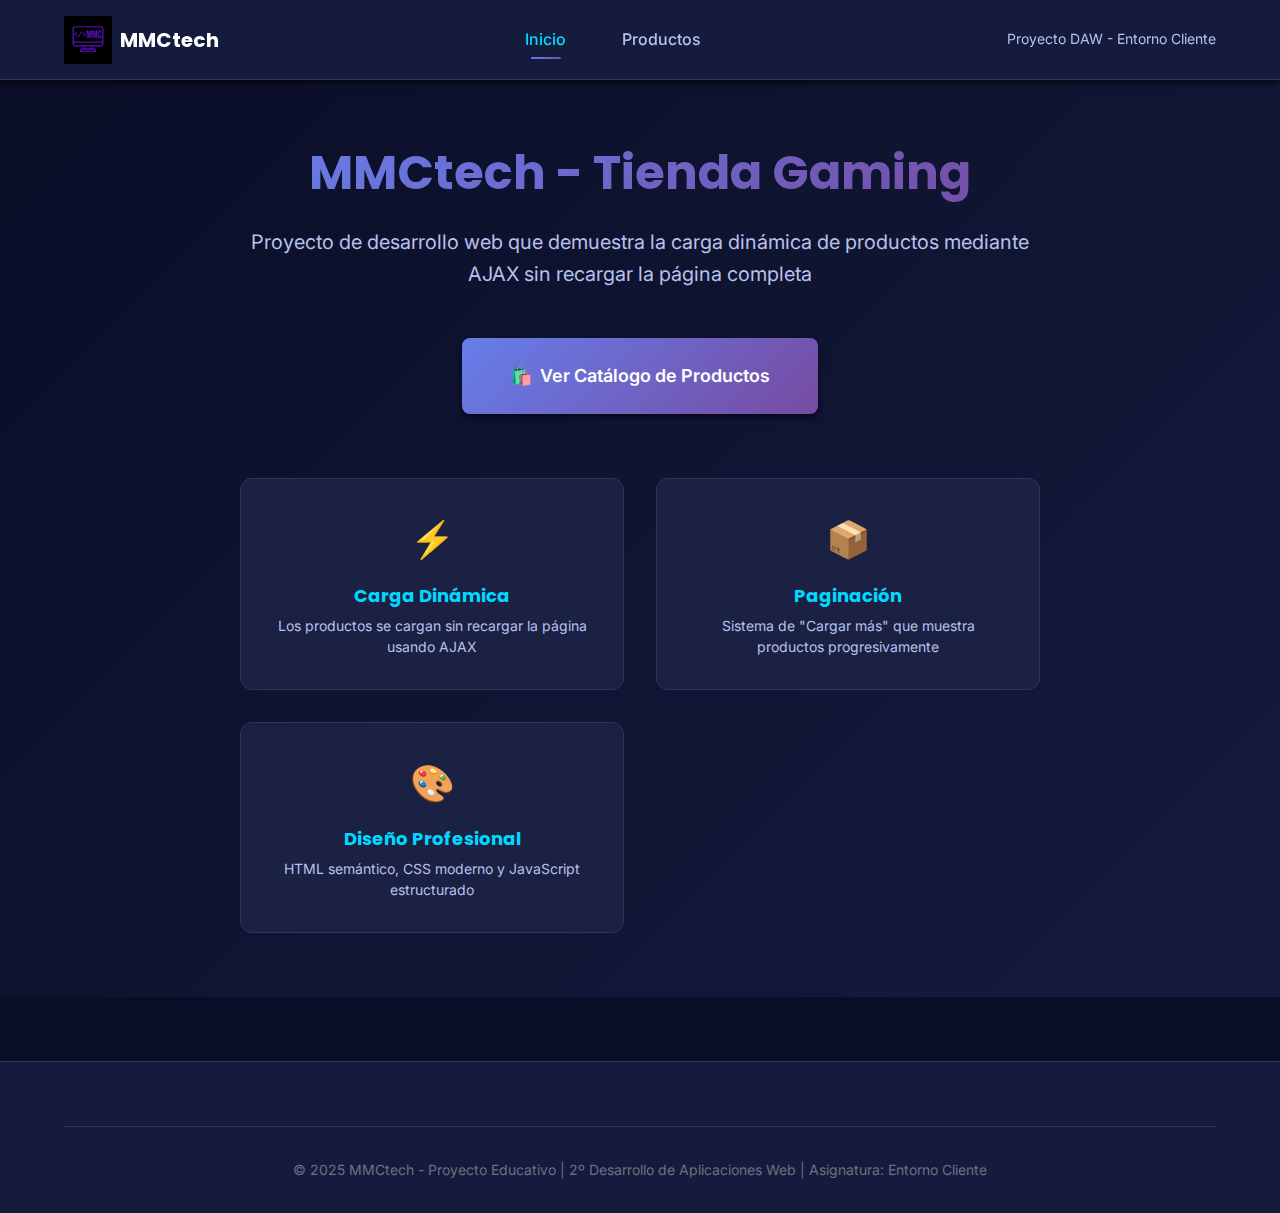
<file: index.html>
<!DOCTYPE html>
<html lang="es">

<head>
    <meta charset="UTF-8">
    <meta name="viewport" content="width=device-width, initial-scale=1.0">
    <meta name="description" content="MMCtech - Tienda online de periféricos gaming de alta calidad">
    <title>MMCtech - Tienda Gaming</title>

    
    <!-- Fuentes de Google -->
    <link rel="preconnect" href="https://fonts.googleapis.com">
    <link rel="preconnect" href="https://fonts.gstatic.com" crossorigin>
    <link
        href="https://fonts.googleapis.com/css2?family=Inter:wght@400;500;600;700&family=Poppins:wght@600;700&display=swap"
        rel="stylesheet">


    <!-- Estilos CSS -->
    <link rel="stylesheet" href="cliente/recursos/css/variables.css">
    <link rel="stylesheet" href="cliente/recursos/css/reset.css">
    <link rel="stylesheet" href="cliente/recursos/css/layout.css">
    <link rel="stylesheet" href="cliente/recursos/css/componentes.css">
    <link rel="stylesheet" href="cliente/recursos/css/styles.css">

</head>




<body>
    <div class="app-container">


        <!-- Header -->
        <header class="header">
            <div class="container header-container">
                <a href="index.html" class="logo">
                    <img src="cliente/recursos/imagenes/productos/logo/logo.png"
                    alt="MMCtech logo"
                    class="logo-imagen"
                    width="48"
                    height="48">
                <span>MMCtech</span>
                </a>

                <nav class="nav-principal">
                    <ul class="nav-links">
                        <li><a href="index.html" class="nav-link active">Inicio</a></li>
                        <li><a href="cliente/paginas/productos.html" class="nav-link">Productos</a></li>
                    </ul>
                </nav>

                <!-- Acciones -->
                <div class="header-acciones">
                    <span style="color: var(--color-texto-secundario); font-size: var(--texto-sm);">
                        Proyecto DAW - Entorno Cliente
                    </span>
                </div>
            </div>
        </header>



        <!-- Contenido Principal -->
        <main class="main-content">


            <!-- Hero Section -->
            <section class="hero">
                <div class="hero-contenido">
                    <h1 class="hero-titulo">MMCtech - Tienda Gaming</h1>
                    <p class="hero-subtitulo">
                        Proyecto de desarrollo web que demuestra la carga dinámica de productos
                        mediante AJAX sin recargar la página completa
                    </p>

                    <div class="hero-cta">
                        <a href="cliente/paginas/productos.html" class="btn btn-primario btn-lg">
                            <span>🛍️</span>
                            <span>Ver Catálogo de Productos</span>
                        </a>
                    </div>



                    <!-- Características del Proyecto -->
                    <div class="caracteristicas">
                        <div class="caracteristica fade-in">
                            <div class="caracteristica-icono">⚡</div>
                            <h3 class="caracteristica-titulo">Carga Dinámica</h3>
                            <p class="caracteristica-descripcion">
                                Los productos se cargan sin recargar la página usando AJAX
                            </p>
                        </div>

                        <div class="caracteristica fade-in-delay">
                            <div class="caracteristica-icono">📦</div>
                            <h3 class="caracteristica-titulo">Paginación</h3>
                            <p class="caracteristica-descripcion">
                                Sistema de "Cargar más" que muestra productos progresivamente
                            </p>
                        </div>

                        <div class="caracteristica fade-in-delay">
                            <div class="caracteristica-icono">🎨</div>
                            <h3 class="caracteristica-titulo">Diseño Profesional</h3>
                            <p class="caracteristica-descripcion">
                                HTML semántico, CSS moderno y JavaScript estructurado
                            </p>
                        </div>
                    </div>
                </div>
            </section>

        </main>

        


        <!-- Footer -->
        <footer class="footer">
            <div class="container">
                <div class="footer-bottom">
                    <p>
                        &copy; 2025 MMCtech - Proyecto Educativo |
                        2º Desarrollo de Aplicaciones Web |
                        Asignatura: Entorno Cliente
                    </p>
                </div>
            </div>
        </footer>

    </div>
</body>

</html>
</file>
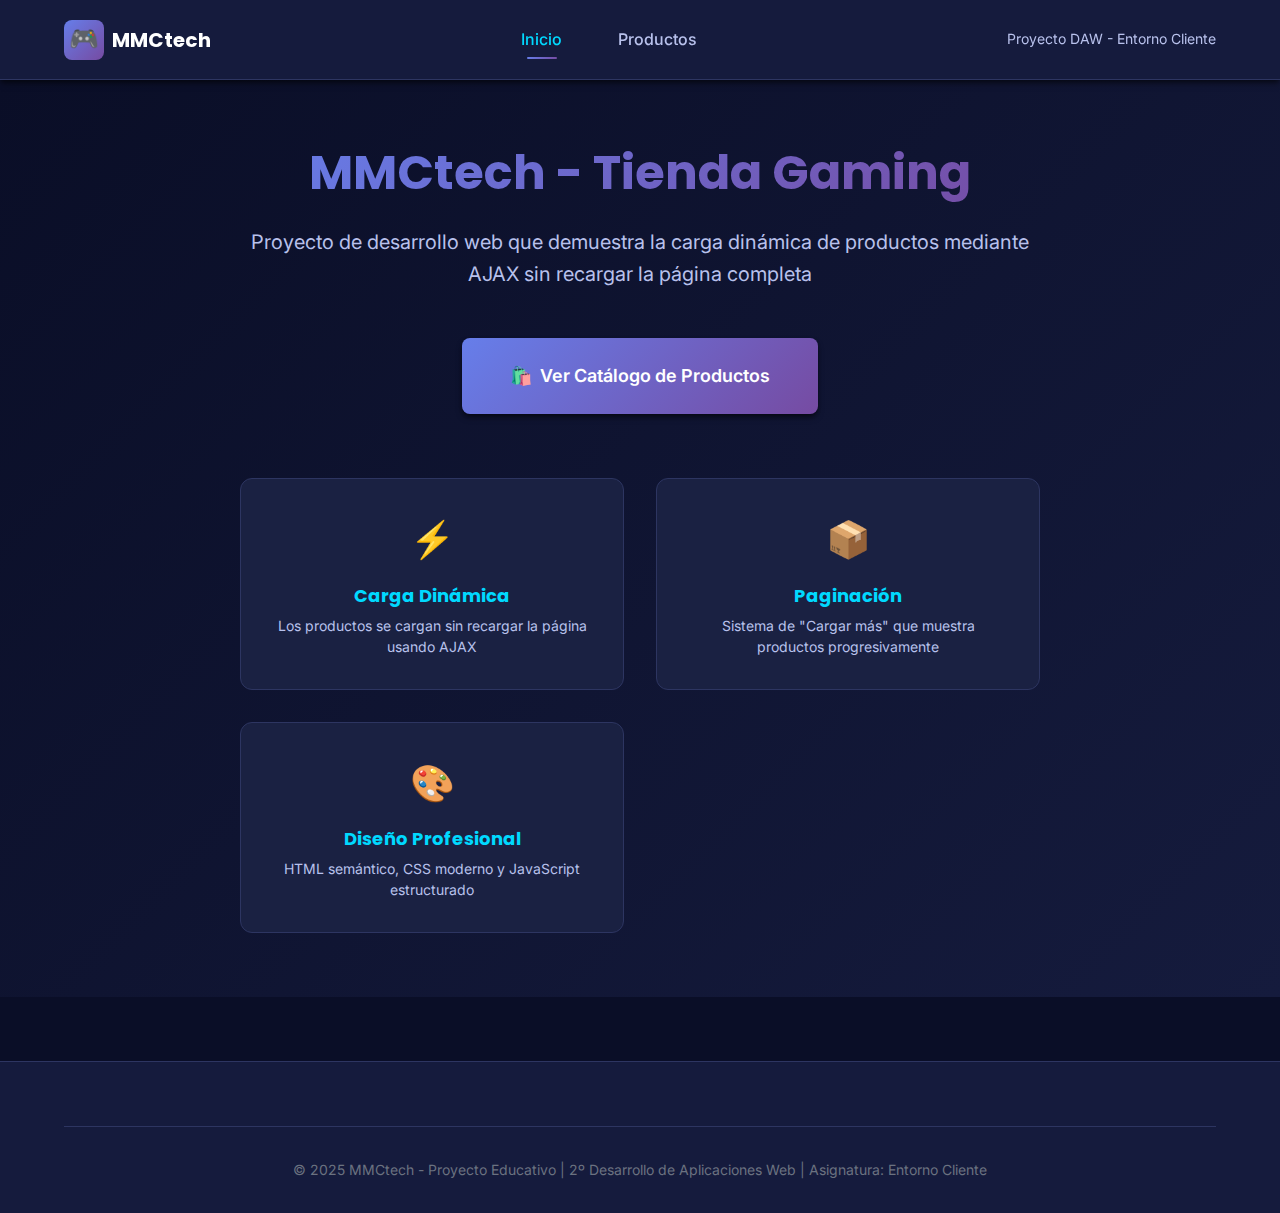
<file: cliente/index.html>
<!DOCTYPE html>
<html lang="es">

<head>
    <meta charset="UTF-8">
    <meta name="viewport" content="width=device-width, initial-scale=1.0">
    <meta name="description" content="MMCtech - Tienda online de periféricos gaming de alta calidad">
    <title>MMCtech - Tienda Gaming</title>

    
    <!-- Fuentes de Google -->
    <link rel="preconnect" href="https://fonts.googleapis.com">
    <link rel="preconnect" href="https://fonts.gstatic.com" crossorigin>
    <link
        href="https://fonts.googleapis.com/css2?family=Inter:wght@400;500;600;700&family=Poppins:wght@600;700&display=swap"
        rel="stylesheet">


    <!-- Estilos CSS -->
    <link rel="stylesheet" href="recursos/css/variables.css">
    <link rel="stylesheet" href="recursos/css/reset.css">
    <link rel="stylesheet" href="recursos/css/layout.css">
    <link rel="stylesheet" href="recursos/css/componentes.css">
    <link rel="stylesheet" href="recursos/css/styles.css">

</head>




<body>
    <div class="app-container">


        <!-- Header -->
        <header class="header">
            <div class="container header-container">
                <a href="index.html" class="logo">
                    <span class="logo-icon">🎮</span>
                    <span>MMCtech</span>
                </a>

                <nav class="nav-principal">
                    <ul class="nav-links">
                        <li><a href="index.html" class="nav-link active">Inicio</a></li>
                        <li><a href="paginas/productos.html" class="nav-link">Productos</a></li>
                    </ul>
                </nav>

                <div class="header-acciones">
                    <span style="color: var(--color-texto-secundario); font-size: var(--texto-sm);">
                        Proyecto DAW - Entorno Cliente
                    </span>
                </div>
            </div>
        </header>



        <!-- Contenido Principal -->
        <main class="main-content">


            <!-- Hero Section -->
            <section class="hero">
                <div class="hero-contenido">
                    <h1 class="hero-titulo">MMCtech - Tienda Gaming</h1>
                    <p class="hero-subtitulo">
                        Proyecto de desarrollo web que demuestra la carga dinámica de productos
                        mediante AJAX sin recargar la página completa
                    </p>

                    <div class="hero-cta">
                        <a href="paginas/productos.html" class="btn btn-primario btn-lg">
                            <span>🛍️</span>
                            <span>Ver Catálogo de Productos</span>
                        </a>
                    </div>



                    <!-- Características del Proyecto -->
                    <div class="caracteristicas">
                        <div class="caracteristica fade-in">
                            <div class="caracteristica-icono">⚡</div>
                            <h3 class="caracteristica-titulo">Carga Dinámica</h3>
                            <p class="caracteristica-descripcion">
                                Los productos se cargan sin recargar la página usando AJAX
                            </p>
                        </div>

                        <div class="caracteristica fade-in-delay">
                            <div class="caracteristica-icono">📦</div>
                            <h3 class="caracteristica-titulo">Paginación</h3>
                            <p class="caracteristica-descripcion">
                                Sistema de "Cargar más" que muestra productos progresivamente
                            </p>
                        </div>

                        <div class="caracteristica fade-in-delay">
                            <div class="caracteristica-icono">🎨</div>
                            <h3 class="caracteristica-titulo">Diseño Profesional</h3>
                            <p class="caracteristica-descripcion">
                                HTML semántico, CSS moderno y JavaScript estructurado
                            </p>
                        </div>
                    </div>
                </div>
            </section>

        </main>

        


        <!-- Footer -->
        <footer class="footer">
            <div class="container">
                <div class="footer-bottom">
                    <p>
                        &copy; 2025 MMCtech - Proyecto Educativo |
                        2º Desarrollo de Aplicaciones Web |
                        Asignatura: Entorno Cliente
                    </p>
                </div>
            </div>
        </footer>

    </div>
</body>

</html>
</file>
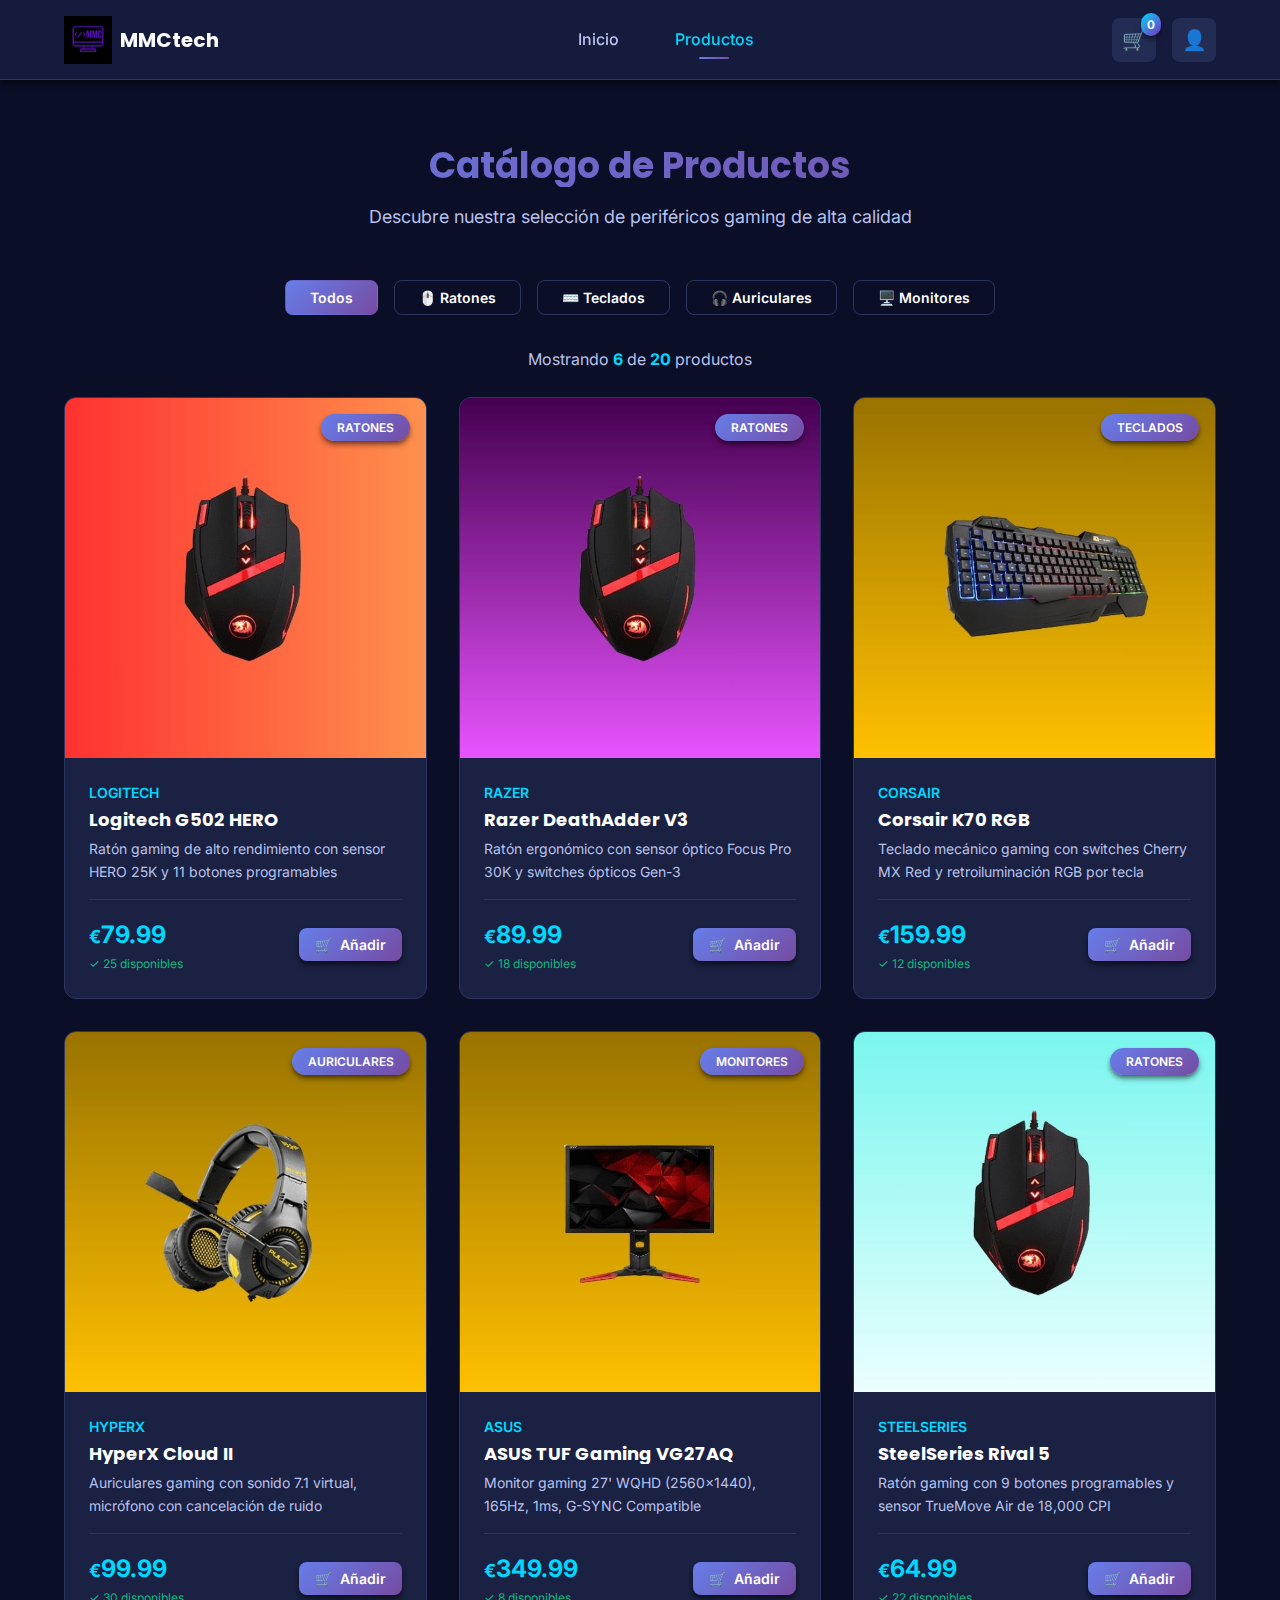
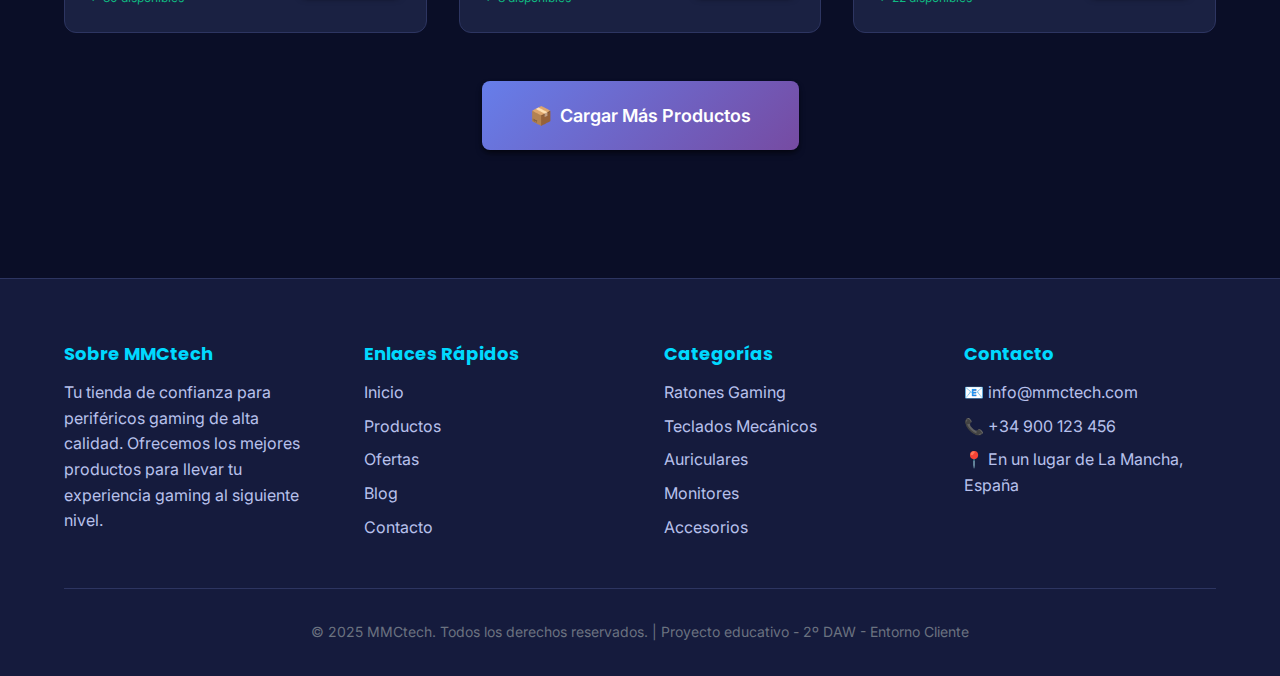
<file: cliente/paginas/productos.html>
<!DOCTYPE html>
<html lang="es">
<head>
    <meta charset="UTF-8">
    <meta name="viewport" content="width=device-width, initial-scale=1.0">
    <meta name="description" content="Catálogo de productos gaming de MMCtech - Periféricos de alta calidad">
    <title>Productos - MMCtech | Tienda Gaming</title>
    

    <!-- Fuentes de Google -->
    <link rel="preconnect" href="https://fonts.googleapis.com">
    <link rel="preconnect" href="https://fonts.gstatic.com" crossorigin>
    <link href="https://fonts.googleapis.com/css2?family=Inter:wght@400;500;600;700&family=Poppins:wght@600;700&display=swap" rel="stylesheet">
    

    <!-- Estilos CSS -->
    <link rel="stylesheet" href="../recursos/css/variables.css">
    <link rel="stylesheet" href="../recursos/css/reset.css">
    <link rel="stylesheet" href="../recursos/css/layout.css">
    <link rel="stylesheet" href="../recursos/css/componentes.css">
    

    <!-- Iconos (de momento uso emoji, igual en el futuro le agrego Font Awesome después) -->
</head>
<body>
    <div class="app-container">
        
        <!-- ========================================
             HEADER
             ======================================== -->
        <header class="header">
            <div class="container header-container">
                <!-- Logo -->
                <a href="../index.html" class="logo">
                    <img src="../recursos/imagenes/productos/logo/logo.png" 
                        alt="MMCtech Logo" 
                        class="logo-imagen" 
                        width="48" 
                        height="48">
                    <span>MMCtech</span>
                </a>
                
                <!-- Navegación -->
                <nav class="nav-principal">
                    <ul class="nav-links" id="navLinks">
                        <li><a href="../index.html" class="nav-link">Inicio</a></li>
                        <li><a href="productos.html" class="nav-link active">Productos</a></li>
                    </ul>
                </nav>
                
                <!-- Acciones del header -->
                <div class="header-acciones">
                    <!-- Carrito -->
                    <a href="#" class="header-icono" title="Carrito" onclick="mostrarFuncionNoDisponible('Carrito'); return false;">
                        <span>🛒</span>
                        <span class="badge" id="carritoContador">0</span>
                    </a>
                
                    <!-- Usuario -->
                    <a href="#" class="header-icono" title="Mi cuenta" onclick="mostrarFuncionNoDisponible('Mi Cuenta'); return false;">
                        <span>👤</span>
                    </a>
                
                    <!-- Menú móvil -->
                    <button class="menu-toggle" id="menuToggle" aria-label="Menú">
                        <span></span>
                        <span></span>
                        <span></span>
                    </button>
                </div>
            </div>
        </header>
        



        <!-- ========================================
             CONTENIDO PRINCIPAL
             ======================================== -->
        <main class="main-content">
            
            <!-- Sección de productos -->
            <section class="seccion">
                <div class="container">
                    
                    <!-- Header de la sección -->
                    <div class="seccion-header">
                        <h1 class="seccion-titulo">Catálogo de Productos</h1>
                        <p class="seccion-subtitulo">
                            Descubre nuestra selección de periféricos gaming de alta calidad
                        </p>
                    </div>
                    
                    <!-- Filtros -->
                    <div class="filtros-container mb-4">
                        <div class="filtros">
                            <button class="btn btn-outline filtro-btn active" data-categoria="todos">
                                Todos
                            </button>
                            <button class="btn btn-outline filtro-btn" data-categoria="Ratones">
                                🖱️ Ratones
                            </button>
                            <button class="btn btn-outline filtro-btn" data-categoria="Teclados">
                                ⌨️ Teclados
                            </button>
                            <button class="btn btn-outline filtro-btn" data-categoria="Auriculares">
                                🎧 Auriculares
                            </button>
                            <button class="btn btn-outline filtro-btn" data-categoria="Monitores">
                                🖥️ Monitores
                            </button>
                        </div>
                    </div>
                    

                    <!-- Contador de productos -->
                    <div class="productos-info mb-3">
                        <p id="productosInfo" style="color: var(--color-texto-secundario);">
                            Mostrando <span id="productosActuales">0</span> de <span id="productosTotal">0</span> productos
                        </p>
                    </div>
                    

                    <!-- Grid de productos -->
                    <div class="productos-grid" id="productosGrid">
                        <!-- Los productos se cargarán dinámicamente aquí -->
                    </div>
                    

                    <!-- Mensaje de carga -->
                    <div id="loadingProductos" class="text-center oculto" style="padding: var(--espacio-2xl);">
                        <div class="spinner" style="width: 40px; height: 40px; border-width: 4px; margin: 0 auto;"></div>
                        <p style="color: var(--color-texto-secundario); margin-top: var(--espacio-md);">
                            Cargando productos...
                        </p>
                    </div>
                    

                    <!-- Mensaje cuando no hay más productos -->
                    <div id="noMasProductos" class="text-center oculto" style="padding: var(--espacio-xl);">
                        <p style="color: var(--color-texto-secundario); font-size: var(--texto-lg);">
                            ✅ Has visto todos los productos disponibles
                        </p>
                    </div>
                    

                    <!-- Botón "Cargar más" -->
                    <div class="text-center mt-4">
                        <button id="btnCargarMas" class="btn btn-primario btn-lg">
                            <span>📦</span>
                            <span>Cargar Más Productos</span>
                        </button>
                    </div>
                    
                </div>
            </section>
            
        </main>
        


        <!-- ========================================
             FOOTER
             ======================================== -->
        <footer class="footer">
            <div class="container">
                <div class="footer-container">
                    
                    <!-- Acerca de -->
                    <div class="footer-seccion">
                        <h3>Sobre MMCtech</h3>
                        <p style="color: var(--color-texto-secundario); margin-top: var(--espacio-md);">
                            Tu tienda de confianza para periféricos gaming de alta calidad. 
                            Ofrecemos los mejores productos para llevar tu experiencia gaming al siguiente nivel.
                        </p>
                    </div>
                    

                    <!-- Enlaces rápidos -->
                    <div class="footer-seccion">
                        <h3>Enlaces Rápidos</h3>
                        <ul class="footer-links">
                            <li><a href="../index.html" class="footer-link">Inicio</a></li>
                            <li><a href="productos.html" class="footer-link">Productos</a></li>
                            <li><a href="#" class="footer-link">Ofertas</a></li>
                            <li><a href="#" class="footer-link">Blog</a></li>
                            <li><a href="#" class="footer-link">Contacto</a></li>
                        </ul>
                    </div>

                    
                    <!-- Categorías -->
                    <div class="footer-seccion">
                        <h3>Categorías</h3>
                        <ul class="footer-links">
                            <li><a href="#" class="footer-link">Ratones Gaming</a></li>
                            <li><a href="#" class="footer-link">Teclados Mecánicos</a></li>
                            <li><a href="#" class="footer-link">Auriculares</a></li>
                            <li><a href="#" class="footer-link">Monitores</a></li>
                            <li><a href="#" class="footer-link">Accesorios</a></li>
                        </ul>
                    </div>
                    

                    <!-- Contacto -->
                    <div class="footer-seccion">
                        <h3>Contacto</h3>
                        <ul class="footer-links">
                            <li style="color: var(--color-texto-secundario);">📧 info@mmctech.com</li>
                            <li style="color: var(--color-texto-secundario);">📞 +34 900 123 456</li>
                            <li style="color: var(--color-texto-secundario);">📍 En un lugar de La Mancha, España</li>
                        </ul>
                    </div>
                    
                </div>
                
                
                <!-- Copyright -->
                <div class="footer-bottom">
                    <p>&copy; 2025 MMCtech. Todos los derechos reservados. | 
                       Proyecto educativo - 2º DAW - Entorno Cliente</p>
                </div>
            </div>
        </footer>
        
    </div>
    


    
    <!-- ========================================
         SCRIPTS
         ======================================== -->
    <!-- Configuración -->
    <script src="../recursos/js/config.js"></script>
    
    <!-- Funciones de API -->
    <script src="../recursos/js/api.js"></script>
    
    <!-- Lógica de productos - CÓDIGO CLAVE DEL EJERCICIO -->
    <script src="../recursos/js/productos.js"></script>
    
    <!-- Script para el menú móvil -->
    <script>
        // Toggle menú móvil
        document.getElementById('menuToggle').addEventListener('click', function() {
            document.getElementById('navLinks').classList.toggle('activo');
        });
    </script>
</body>
</html>
</file>
<file: cliente/recursos/css/variables.css>
:root {
    /* ========================================
       COLORES PRINCIPALES
       ======================================== */


    /* Colores base - Tema oscuro estilo gaming */
    --color-fondo: #0a0e27;
    --color-fondo-secundario: #151b3d;
    --color-fondo-card: #1a2142;
    --color-fondo-hover: #232d54;


    /* Colores de acento */
    --color-primario: #00d9ff;
    --color-primario-hover: #00b8d4;
    --color-secundario: #7b2cbf;
    --color-secundario-hover: #9d4edd;


    /* Gradientes */
    --gradiente-primario: linear-gradient(135deg, #667eea 0%, #764ba2 100%);
    --gradiente-secundario: linear-gradient(135deg, #00d9ff 0%, #7b2cbf 100%);
    --gradiente-boton: linear-gradient(135deg, #667eea 0%, #764ba2 100%);


    /* Colores de texto */
    --color-texto-principal: #ffffff;
    --color-texto-secundario: #b8c1ec;
    --color-texto-deshabilitado: #6b7280;


    /* Estados */
    --color-exito: #10b981;
    --color-error: #ef4444;
    --color-advertencia: #f59e0b;
    --color-info: #3b82f6;


    /* Bordes */
    --color-borde: #2d3561;
    --color-borde-hover: #3d4571;





    /* ========================================
       TIPOGRAFÍA
       ======================================== */

    --fuente-principal: 'Inter', -apple-system, BlinkMacSystemFont, 'Segoe UI', sans-serif;
    --fuente-titulos: 'Poppins', sans-serif;


    /* Tamaños de fuente */
    --texto-xs: 0.75rem;
    /* 12px */
    --texto-sm: 0.875rem;
    /* 14px */
    --texto-base: 1rem;
    /* 16px */
    --texto-lg: 1.125rem;
    /* 18px */
    --texto-xl: 1.25rem;
    /* 20px */
    --texto-2xl: 1.5rem;
    /* 24px */
    --texto-3xl: 1.875rem;
    /* 30px */
    --texto-4xl: 2.25rem;
    /* 36px */
    --texto-5xl: 3rem;
    /* 48px */

    
    /* Pesos de fuente */
    --peso-normal: 400;
    --peso-medio: 500;
    --peso-semibold: 600;
    --peso-bold: 700;




    /* ========================================
       ESPACIADOS
       ======================================== */

    --espacio-xs: 0.25rem;
    /* 4px */
    --espacio-sm: 0.5rem;
    /* 8px */
    --espacio-md: 1rem;
    /* 16px */
    --espacio-lg: 1.5rem;
    /* 24px */
    --espacio-xl: 2rem;
    /* 32px */
    --espacio-2xl: 3rem;
    /* 48px */
    --espacio-3xl: 4rem;
    /* 64px */





    /* ========================================
       BORDES Y SOMBRAS
       ======================================== */

    --radio-sm: 0.375rem;
    /* 6px */
    --radio-md: 0.5rem;
    /* 8px */
    --radio-lg: 0.75rem;
    /* 12px */
    --radio-xl: 1rem;
    /* 16px */
    --radio-completo: 9999px;

    --sombra-sm: 0 1px 2px 0 rgba(0, 0, 0, 0.5);
    --sombra-md: 0 4px 6px -1px rgba(0, 0, 0, 0.5), 0 2px 4px -1px rgba(0, 0, 0, 0.3);
    --sombra-lg: 0 10px 15px -3px rgba(0, 0, 0, 0.5), 0 4px 6px -2px rgba(0, 0, 0, 0.3);
    --sombra-xl: 0 20px 25px -5px rgba(0, 0, 0, 0.5), 0 10px 10px -5px rgba(0, 0, 0, 0.3);
    --sombra-glow: 0 0 20px rgba(0, 217, 255, 0.3);





    /* ========================================
       TRANSICIONES
       ======================================== */

    --transicion-rapida: 150ms ease-in-out;
    --transicion-normal: 300ms ease-in-out;
    --transicion-lenta: 500ms ease-in-out;





    /* ========================================
       LAYOUT
       ======================================== */

    --ancho-maximo: 1400px;
    --ancho-contenido: 1200px;
    --altura-header: 80px;
    --altura-footer: 300px;





    /* ========================================
       Z-INDEX (capas)
       ======================================== */

    --z-normal: 1;
    --z-dropdown: 10;
    --z-sticky: 50;
    --z-fixed: 100;
    --z-modal-backdrop: 500;
    --z-modal: 600;
    --z-toast: 700;
}




/* ========================================
   MEDIA QUERIES (responsive)
   ======================================== */

/* Tablet */
@media (max-width: 768px) {
    :root {
        --texto-3xl: 1.5rem;
        /* 24px en tablet */
        --texto-4xl: 1.875rem;
        /* 30px en tablet */
        --texto-5xl: 2.25rem;
        /* 36px en tablet */
        --altura-header: 70px;
    }
}

/* Mobile */
@media (max-width: 480px) {
    :root {
        --texto-2xl: 1.25rem;
        /* 20px en móvil */
        --texto-3xl: 1.375rem;
        /* 22px en móvil */
        --texto-4xl: 1.5rem;
        /* 24px en móvil */
        --texto-5xl: 1.875rem;
        /* 30px en móvil */
        --altura-header: 60px;
    }
}
</file>
<file: cliente/recursos/css/layout.css>
/**
 * ========================================
 * LAYOUT GENERAL DE LA WEB
 * ========================================
 */

/* Contenedor principal de la app */
.app-container {
    min-height: 100vh;
    display: flex;
    flex-direction: column;
}

/* Contenido principal (entre header y footer) */
.main-content {
    flex: 1;
    padding-top: var(--altura-header);
}

/* Contenedor con ancho máximo centrado */
.container {
    width: 100%;
    max-width: var(--ancho-contenido);
    margin: 0 auto;
    padding: 0 var(--espacio-lg);
}

.container-wide {
    max-width: var(--ancho-maximo);
}



/* ========================================
   HEADER
   ======================================== */

.header {
    position: fixed;
    top: 0;
    left: 0;
    right: 0;
    height: var(--altura-header);
    background-color: var(--color-fondo-secundario);
    border-bottom: 1px solid var(--color-borde);
    z-index: var(--z-fixed);
    box-shadow: var(--sombra-md);
}

.header-container {
    height: 100%;
    display: flex;
    align-items: center;
    justify-content: space-between;
    gap: var(--espacio-lg);
}

/* Logo */
.logo {
    display: flex;
    align-items: center;
    gap: var(--espacio-sm);
    font-family: var(--fuente-titulos);
    font-size: var(--texto-xl);
    font-weight: var(--peso-bold);
    color: var(--color-texto-principal);
    text-decoration: none;
    transition: transform var(--transicion-rapida);
}

.logo:hover {
    transform: scale(1.05);
}

.logo-icon {
    width: 40px;
    height: 40px;
    background: var(--gradiente-primario);
    border-radius: var(--radio-md);
    display: flex;
    align-items: center;
    justify-content: center;
    font-size: var(--texto-2xl);
}


/* Navegación principal */
.nav-principal {
    display: flex;
    align-items: center;
    gap: var(--espacio-xl);
}

.nav-links {
    display: flex;
    gap: var(--espacio-lg);
    list-style: none;
}

.nav-link {
    color: var(--color-texto-secundario);
    font-weight: var(--peso-medio);
    padding: var(--espacio-sm) var(--espacio-md);
    border-radius: var(--radio-md);
    transition: all var(--transicion-rapida);
    position: relative;
}

.nav-link:hover {
    color: var(--color-primario);
    background-color: var(--color-fondo-hover);
}

.nav-link.active {
    color: var(--color-primario);
}

.nav-link.active::after {
    content: '';
    position: absolute;
    bottom: -2px;
    left: 50%;
    transform: translateX(-50%);
    width: 30px;
    height: 2px;
    background: var(--gradiente-primario);
    border-radius: var(--radio-completo);
}


/* Acciones del header (carrito, usuario) */
.header-acciones {
    display: flex;
    align-items: center;
    gap: var(--espacio-md);
}

.header-icono {
    position: relative;
    width: 44px;
    height: 44px;
    display: flex;
    align-items: center;
    justify-content: center;
    border-radius: var(--radio-md);
    background-color: var(--color-fondo-hover);
    color: var(--color-texto-principal);
    transition: all var(--transicion-rapida);
    font-size: var(--texto-xl);
}

.header-icono:hover {
    background-color: var(--color-primario);
    color: var(--color-fondo);
    transform: translateY(-2px);
    box-shadow: var(--sombra-glow);
}


/* Badge de contador (para carrito) */
.badge {
    position: absolute;
    top: -5px;
    right: -5px;
    background: var(--gradiente-secundario);
    color: white;
    font-size: var(--texto-xs);
    font-weight: var(--peso-bold);
    padding: 2px 6px;
    border-radius: var(--radio-completo);
    min-width: 20px;
    text-align: center;
    box-shadow: var(--sombra-md);
}


/* Botón menú móvil */
.menu-toggle {
    display: none;
    width: 44px;
    height: 44px;
    flex-direction: column;
    justify-content: center;
    align-items: center;
    gap: 5px;
    cursor: pointer;
}

.menu-toggle span {
    width: 25px;
    height: 2px;
    background-color: var(--color-texto-principal);
    transition: all var(--transicion-rapida);
    border-radius: var(--radio-completo);
}



/* ========================================
   FOOTER
   ======================================== */

.footer {
    background-color: var(--color-fondo-secundario);
    border-top: 1px solid var(--color-borde);
    padding: var(--espacio-3xl) 0 var(--espacio-xl);
    margin-top: var(--espacio-3xl);
}

.footer-container {
    display: grid;
    grid-template-columns: repeat(auto-fit, minmax(250px, 1fr));
    gap: var(--espacio-2xl);
    margin-bottom: var(--espacio-2xl);
}

.footer-seccion h3 {
    font-size: var(--texto-lg);
    margin-bottom: var(--espacio-md);
    color: var(--color-primario);
}

.footer-links {
    list-style: none;
    display: flex;
    flex-direction: column;
    gap: var(--espacio-sm);
}

.footer-link {
    color: var(--color-texto-secundario);
    transition: color var(--transicion-rapida);
}

.footer-link:hover {
    color: var(--color-primario);
    padding-left: var(--espacio-sm);
}

.footer-bottom {
    text-align: center;
    padding-top: var(--espacio-xl);
    border-top: 1px solid var(--color-borde);
    color: var(--color-texto-deshabilitado);
    font-size: var(--texto-sm);
}



/* ========================================
   SECCIONES
   ======================================== */

.seccion {
    padding: var(--espacio-3xl) 0;
}

.seccion-header {
    text-align: center;
    margin-bottom: var(--espacio-2xl);
}

.seccion-titulo {
    font-size: var(--texto-4xl);
    margin-bottom: var(--espacio-md);
    background: var(--gradiente-primario);
    -webkit-background-clip: text;
    -webkit-text-fill-color: transparent;
    background-clip: text;
}

.seccion-subtitulo {
    font-size: var(--texto-lg);
    color: var(--color-texto-secundario);
    max-width: 600px;
    margin: 0 auto;
}



/* ========================================
   GRID DE PRODUCTOS
   ======================================== */

.productos-grid {
    display: grid;
    grid-template-columns: repeat(auto-fill, minmax(300px, 1fr));
    gap: var(--espacio-xl);
    margin-bottom: var(--espacio-2xl);
}



/* ========================================
   UTILIDADES
   ======================================== */

/* Centrado */
.text-center {
    text-align: center;
}

/* Espaciados */
.mt-1 {
    margin-top: var(--espacio-sm);
}

.mt-2 {
    margin-top: var(--espacio-md);
}

.mt-3 {
    margin-top: var(--espacio-lg);
}

.mt-4 {
    margin-top: var(--espacio-xl);
}

.mb-1 {
    margin-bottom: var(--espacio-sm);
}

.mb-2 {
    margin-bottom: var(--espacio-md);
}

.mb-3 {
    margin-bottom: var(--espacio-lg);
}

.mb-4 {
    margin-bottom: var(--espacio-xl);
}


/* Mostrar/ocultar */
.oculto {
    display: none !important;
}

.visible {
    display: block !important;
}



/* ========================================
   RESPONSIVE
   ======================================== */

/* Tablet */
@media (max-width: 768px) {
    .nav-links {
        display: none;
    }

    .menu-toggle {
        display: flex;
    }

    .nav-links.activo {
        display: flex;
        flex-direction: column;
        position: absolute;
        top: var(--altura-header);
        left: 0;
        right: 0;
        background-color: var(--color-fondo-secundario);
        padding: var(--espacio-lg);
        box-shadow: var(--sombra-lg);
    }

    .productos-grid {
        grid-template-columns: repeat(auto-fill, minmax(250px, 1fr));
        gap: var(--espacio-lg);
    }
}

/* Mobile */
@media (max-width: 480px) {
    .container {
        padding: 0 var(--espacio-md);
    }

    .header-container {
        gap: var(--espacio-md);
    }

    .logo {
        font-size: var(--texto-lg);
    }

    .logo-icon {
        width: 35px;
        height: 35px;
    }

    .productos-grid {
        grid-template-columns: 1fr;
        gap: var(--espacio-md);
    }

    .footer-container {
        grid-template-columns: 1fr;
        gap: var(--espacio-xl);
    }
}
</file>
<file: cliente/recursos/css/componentes.css>
/**
 * ========================================
 * COMPONENTES REUTILIZABLES
 * ========================================
 */

/* ========================================
   BOTONES
   ======================================== */

.btn {
    display: inline-flex;
    align-items: center;
    justify-content: center;
    gap: var(--espacio-sm);
    padding: var(--espacio-md) var(--espacio-xl);
    border-radius: var(--radio-md);
    font-weight: var(--peso-semibold);
    font-size: var(--texto-base);
    cursor: pointer;
    transition: all var(--transicion-rapida);
    border: none;
    text-decoration: none;
    white-space: nowrap;
}

.btn:disabled {
    cursor: not-allowed;
    opacity: 0.5;
}

/* Variantes de botones */
.btn-primario {
    background: var(--gradiente-boton);
    color: white;
    box-shadow: var(--sombra-md);
}

.btn-primario:hover:not(:disabled) {
    transform: translateY(-2px);
    box-shadow: var(--sombra-lg), var(--sombra-glow);
}

.btn-secundario {
    background-color: transparent;
    color: var(--color-primario);
    border: 2px solid var(--color-primario);
}

.btn-secundario:hover:not(:disabled) {
    background-color: var(--color-primario);
    color: var(--color-fondo);
}

.btn-outline {
    background-color: transparent;
    color: var(--color-texto-principal);
    border: 1px solid var(--color-borde);
}

.btn-outline:hover:not(:disabled) {
    background-color: var(--color-fondo-hover);
    border-color: var(--color-primario);
}

.btn-exito {
    background-color: var(--color-exito);
    color: white;
}

.btn-exito:hover:not(:disabled) {
    background-color: #059669;
    transform: translateY(-2px);
}

.btn-peligro {
    background-color: var(--color-error);
    color: white;
}

.btn-peligro:hover:not(:disabled) {
    background-color: #dc2626;
}

/* Tamaños de botones */
.btn-sm {
    padding: var(--espacio-sm) var(--espacio-md);
    font-size: var(--texto-sm);
}

.btn-lg {
    padding: var(--espacio-lg) var(--espacio-2xl);
    font-size: var(--texto-lg);
}

/* Botón de ancho completo */
.btn-block {
    width: 100%;
}




/* ========================================
   CARDS (Tarjetas de productos)
   ======================================== */

.card {
    background-color: var(--color-fondo-card);
    border-radius: var(--radio-lg);
    overflow: hidden;
    transition: all var(--transicion-normal);
    border: 1px solid var(--color-borde);
}

.card:hover {
    transform: translateY(-5px);
    box-shadow: var(--sombra-xl);
    border-color: var(--color-primario);
}

.card-imagen {
    position: relative;
    width: 100%;
    aspect-ratio: 1;
    overflow: hidden;
    background-color: var(--color-fondo-secundario);
}

.card-imagen img {
    width: 100%;
    height: 100%;
    object-fit: cover;
    transition: transform var(--transicion-lenta);
}

.card:hover .card-imagen img {
    transform: scale(1.1);
}

/* Badge de categoría */
.card-badge {
    position: absolute;
    top: var(--espacio-md);
    right: var(--espacio-md);
    background: var(--gradiente-primario);
    color: white;
    padding: var(--espacio-xs) var(--espacio-md);
    border-radius: var(--radio-completo);
    font-size: var(--texto-xs);
    font-weight: var(--peso-semibold);
    text-transform: uppercase;
    box-shadow: var(--sombra-md);
}

.card-contenido {
    padding: var(--espacio-lg);
}

.card-marca {
    font-size: var(--texto-sm);
    color: var(--color-primario);
    font-weight: var(--peso-semibold);
    text-transform: uppercase;
    margin-bottom: var(--espacio-xs);
}

.card-titulo {
    font-size: var(--texto-lg);
    margin-bottom: var(--espacio-sm);
    color: var(--color-texto-principal);
    display: -webkit-box;
    -webkit-line-clamp: 2;
    -webkit-box-orient: vertical;
    overflow: hidden;
}

.card-descripcion {
    font-size: var(--texto-sm);
    color: var(--color-texto-secundario);
    margin-bottom: var(--espacio-md);
    display: -webkit-box;
    -webkit-line-clamp: 3;
    -webkit-box-orient: vertical;
    overflow: hidden;
}

.card-footer {
    display: flex;
    align-items: center;
    justify-content: space-between;
    gap: var(--espacio-md);
    padding-top: var(--espacio-md);
    border-top: 1px solid var(--color-borde);
}

.card-precio {
    font-size: var(--texto-2xl);
    font-weight: var(--peso-bold);
    color: var(--color-primario);
}

.card-precio-simbolo {
    font-size: var(--texto-lg);
}

/* Estado de stock */
.card-stock {
    font-size: var(--texto-xs);
    color: var(--color-texto-deshabilitado);
}

.card-stock.disponible {
    color: var(--color-exito);
}

.card-stock.agotado {
    color: var(--color-error);
}




/* ========================================
   FORMULARIOS
   ======================================== */

.form-grupo {
    margin-bottom: var(--espacio-lg);
}

.form-label {
    display: block;
    margin-bottom: var(--espacio-sm);
    font-weight: var(--peso-medio);
    color: var(--color-texto-principal);
    font-size: var(--texto-sm);
}

.form-input,
.form-textarea,
.form-select {
    width: 100%;
    padding: var(--espacio-md);
    background-color: var(--color-fondo-hover);
    border: 1px solid var(--color-borde);
    border-radius: var(--radio-md);
    color: var(--color-texto-principal);
    font-size: var(--texto-base);
    transition: all var(--transicion-rapida);
}

.form-input:focus,
.form-textarea:focus,
.form-select:focus {
    outline: none;
    border-color: var(--color-primario);
    box-shadow: 0 0 0 3px rgba(0, 217, 255, 0.1);
}

.form-textarea {
    resize: vertical;
    min-height: 100px;
}

.form-error {
    color: var(--color-error);
    font-size: var(--texto-sm);
    margin-top: var(--espacio-xs);
}





/* ========================================
   LOADING (Spinner de carga)
   ======================================== */

.spinner {
    display: inline-block;
    width: 20px;
    height: 20px;
    border: 3px solid rgba(255, 255, 255, 0.3);
    border-top-color: white;
    border-radius: 50%;
    animation: spin 0.8s linear infinite;
}

@keyframes spin {
    to {
        transform: rotate(360deg);
    }
}

.loading-overlay {
    position: fixed;
    top: 0;
    left: 0;
    right: 0;
    bottom: 0;
    background-color: rgba(10, 14, 39, 0.9);
    display: flex;
    align-items: center;
    justify-content: center;
    z-index: var(--z-modal);
}

.loading-overlay .spinner {
    width: 50px;
    height: 50px;
    border-width: 5px;
}





/* ========================================
   ALERTAS Y MENSAJES
   ======================================== */


.alerta {
    padding: var(--espacio-md);
    border-radius: var(--radio-md);
    margin-bottom: var(--espacio-md);
    border-left: 4px solid;
    background: var(--color-fondo-card);
    box-shadow: var(--sombra-md);
    animation: slideInRight 0.3s ease-out;
}

.alerta-exito {
    border-color: var(--color-exito);
    background: rgba(16, 185, 129, 0.1);
}

.alerta-error {
    border-color: var(--color-error);
    background: rgba(239, 68, 68, 0.1);
}

.alerta-info {
    border-color: var(--color-info);
    background: rgba(59, 130, 246, 0.1);
}

.alerta-advertencia {
    border-color: var(--color-advertencia);
    background: rgba(245, 158, 11, 0.1);
}

/* Animación de entrada */
@keyframes slideInRight {
    from {
        transform: translateX(400px);
        opacity: 0;
    }

    to {
        transform: translateX(0);
        opacity: 1;
    }
}

/* Responsive para alertas en móvil */
@media (max-width: 768px) {
    .alerta {
        position: fixed !important;
        top: 80px !important;
        /* Debajo del header */
        left: 10px !important;
        right: 10px !important;
        width: auto !important;
        min-width: auto !important;
        max-width: none !important;
        margin: 0 !important;
        z-index: 9999 !important;
        font-size: var(--texto-sm);
        padding: var(--espacio-sm) var(--espacio-md);
    }
}

/* Para pantallas muy pequeñas */
@media (max-width: 480px) {
    .alerta {
        top: 70px !important;
        left: 8px !important;
        right: 8px !important;
        padding: var(--espacio-sm);
        font-size: 13px;
    }

    .alerta strong {
        font-size: 14px;
    }

    .alerta p {
        font-size: 12px;
        line-height: 1.4;
    }
}





/* ========================================
   ANIMACIONES
   ======================================== */

@keyframes fadeIn {
    from {
        opacity: 0;
        transform: translateY(20px);
    }

    to {
        opacity: 1;
        transform: translateY(0);
    }
}

.fade-in {
    animation: fadeIn 0.5s ease-out;
}

.fade-in-delay {
    animation: fadeIn 0.5s ease-out 0.2s both;
}





/* ========================================
   FILTROS DE PRODUCTOS
   ======================================== */

.filtros-container {
    display: flex;
    justify-content: center;
    margin-bottom: var(--espacio-xl);
}

.filtros {
    display: flex;
    flex-wrap: wrap;
    gap: var(--espacio-md);
    justify-content: center;
}

.filtro-btn {
    padding: var(--espacio-sm) var(--espacio-lg);
    font-size: var(--texto-sm);
    white-space: nowrap;
}

.filtro-btn.active {
    background: var(--gradiente-boton);
    color: white;
    border-color: transparent;
}

/* Información de productos */
.productos-info {
    text-align: center;
    font-size: var(--texto-base);
}

.productos-info span {
    color: var(--color-primario);
    font-weight: var(--peso-bold);
}





/* ========================================
   RESPONSIVE
   ======================================== */

@media (max-width: 768px) {
    .filtros {
        width: 100%;
    }

    .filtro-btn {
        flex: 1 1 auto;
        min-width: 120px;
    }
}

@media (max-width: 480px) {
    .btn {
        padding: var(--espacio-sm) var(--espacio-lg);
        font-size: var(--texto-sm);
    }

    .card-contenido {
        padding: var(--espacio-md);
    }

    .card-precio {
        font-size: var(--texto-xl);
    }

    .filtros {
        flex-direction: column;
    }

    .filtro-btn {
        width: 100%;
    }
}
</file>
<file: cliente/recursos/css/styles.css>
/**
 * ========================================
 * ESTILOS PARA LA PÁGINA DE INICIO
 * ========================================
 */


/* Hero Section */
.hero {
    min-height: calc(100vh - var(--altura-header));
    display: flex;
    align-items: center;
    justify-content: center;
    text-align: center;
    background: linear-gradient(135deg, var(--color-fondo) 0%, var(--color-fondo-secundario) 100%);
    padding: var(--espacio-3xl) var(--espacio-lg);
}

.hero-contenido {
    max-width: 800px;
}

.hero-titulo {
    font-size: var(--texto-5xl);
    margin-bottom: var(--espacio-lg);
    background: var(--gradiente-primario);
    -webkit-background-clip: text;
    -webkit-text-fill-color: transparent;
    background-clip: text;
}

.hero-subtitulo {
    font-size: var(--texto-xl);
    color: var(--color-texto-secundario);
    margin-bottom: var(--espacio-2xl);
    line-height: 1.6;
}

.hero-cta {
    display: flex;
    gap: var(--espacio-md);
    justify-content: center;
    flex-wrap: wrap;
}



/* Características */
.caracteristicas {
    display: grid;
    grid-template-columns: repeat(auto-fit, minmax(250px, 1fr));
    gap: var(--espacio-xl);
    margin-top: var(--espacio-3xl);
}

.caracteristica {
    text-align: center;
    padding: var(--espacio-xl);
    background: var(--color-fondo-card);
    border-radius: var(--radio-lg);
    border: 1px solid var(--color-borde);
    transition: all var(--transicion-normal);
}

.caracteristica:hover {
    transform: translateY(-5px);
    border-color: var(--color-primario);
    box-shadow: var(--sombra-lg);
}

.caracteristica-icono {
    font-size: var(--texto-4xl);
    margin-bottom: var(--espacio-md);
}

.caracteristica-titulo {
    font-size: var(--texto-lg);
    font-weight: var(--peso-bold);
    margin-bottom: var(--espacio-sm);
    color: var(--color-primario);
}

.caracteristica-descripcion {
    color: var(--color-texto-secundario);
    font-size: var(--texto-sm);
    line-height: 1.5;
}




/* ========================================
   RESPONSIVE
   ======================================== */

@media (max-width: 768px) {
    .hero {
        padding: var(--espacio-2xl) var(--espacio-md);
    }

    .hero-titulo {
        font-size: var(--texto-3xl);
    }

    .hero-subtitulo {
        font-size: var(--texto-base);
    }

    .caracteristicas {
        grid-template-columns: 1fr;
        gap: var(--espacio-md);
    }
}

@media (max-width: 480px) {
    .hero-cta {
        flex-direction: column;
        width: 100%;
    }

    .hero-cta .btn {
        width: 100%;
    }
}
</file>
